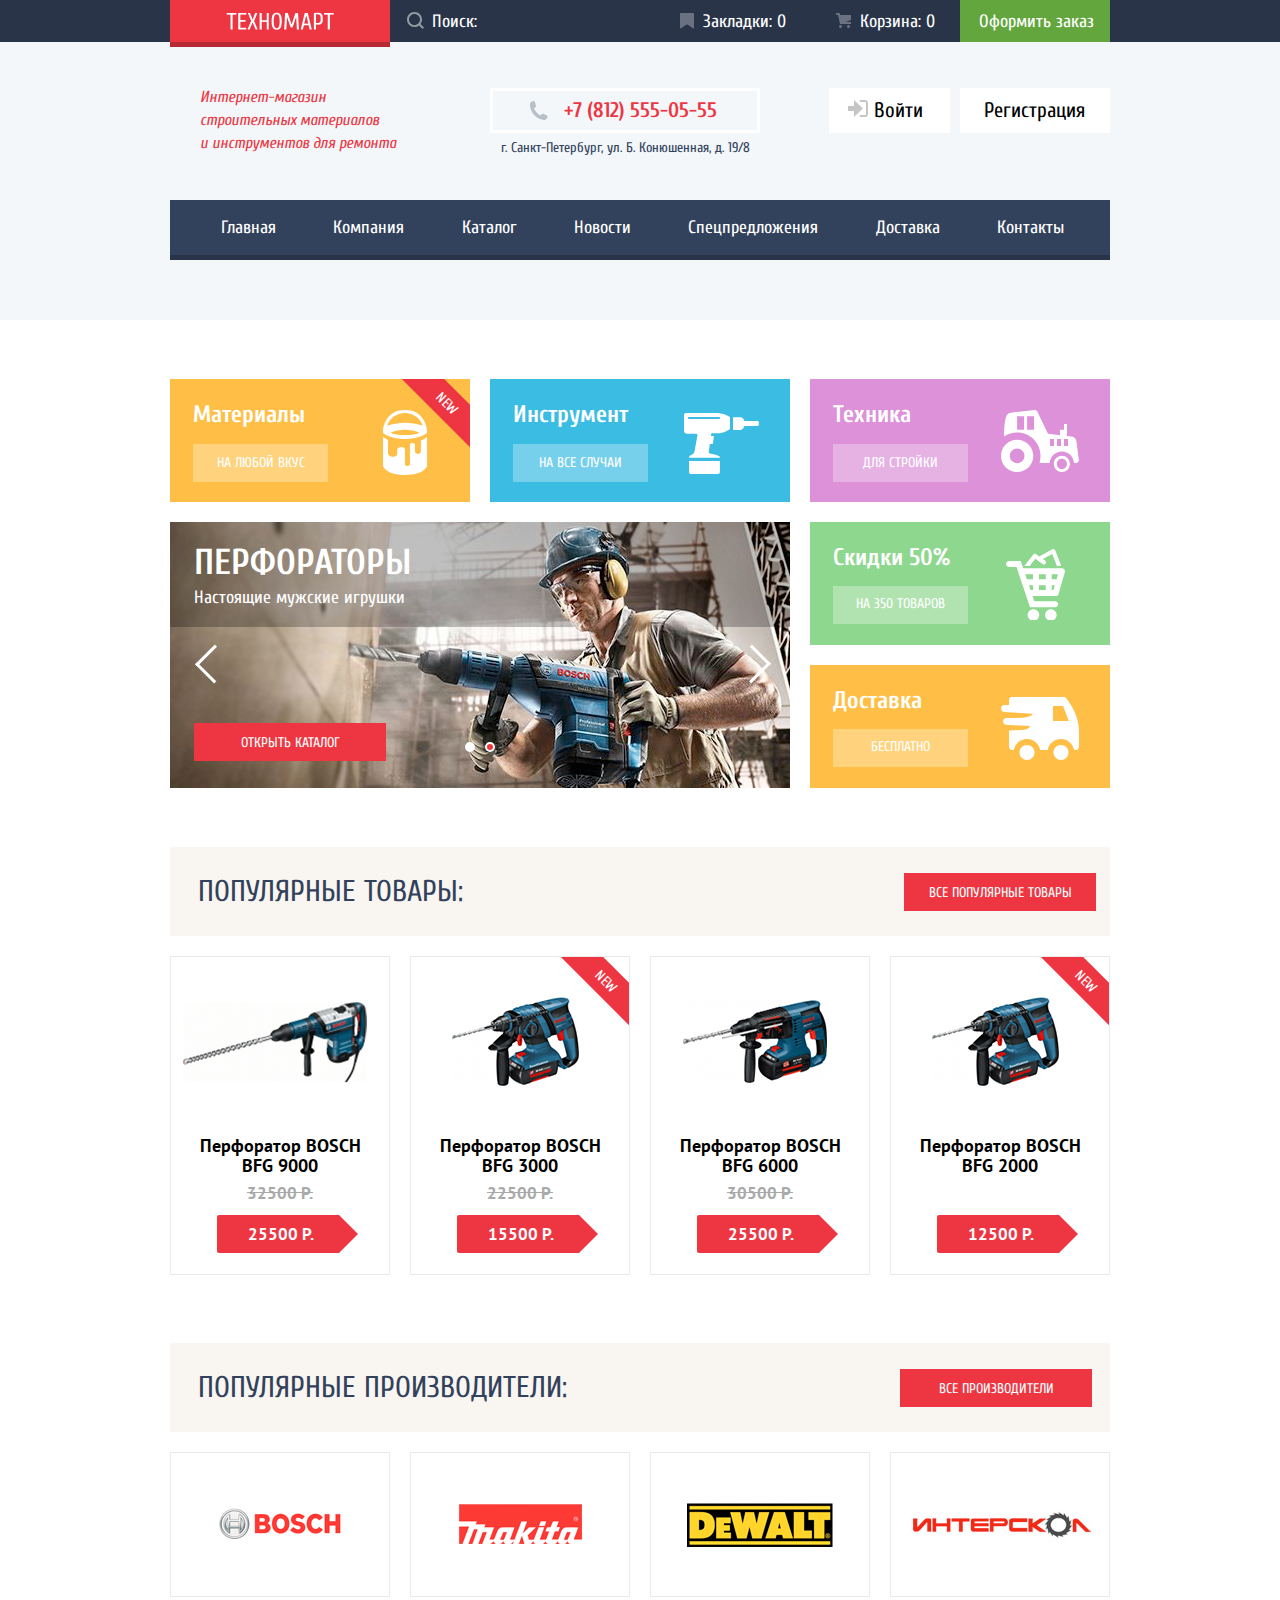
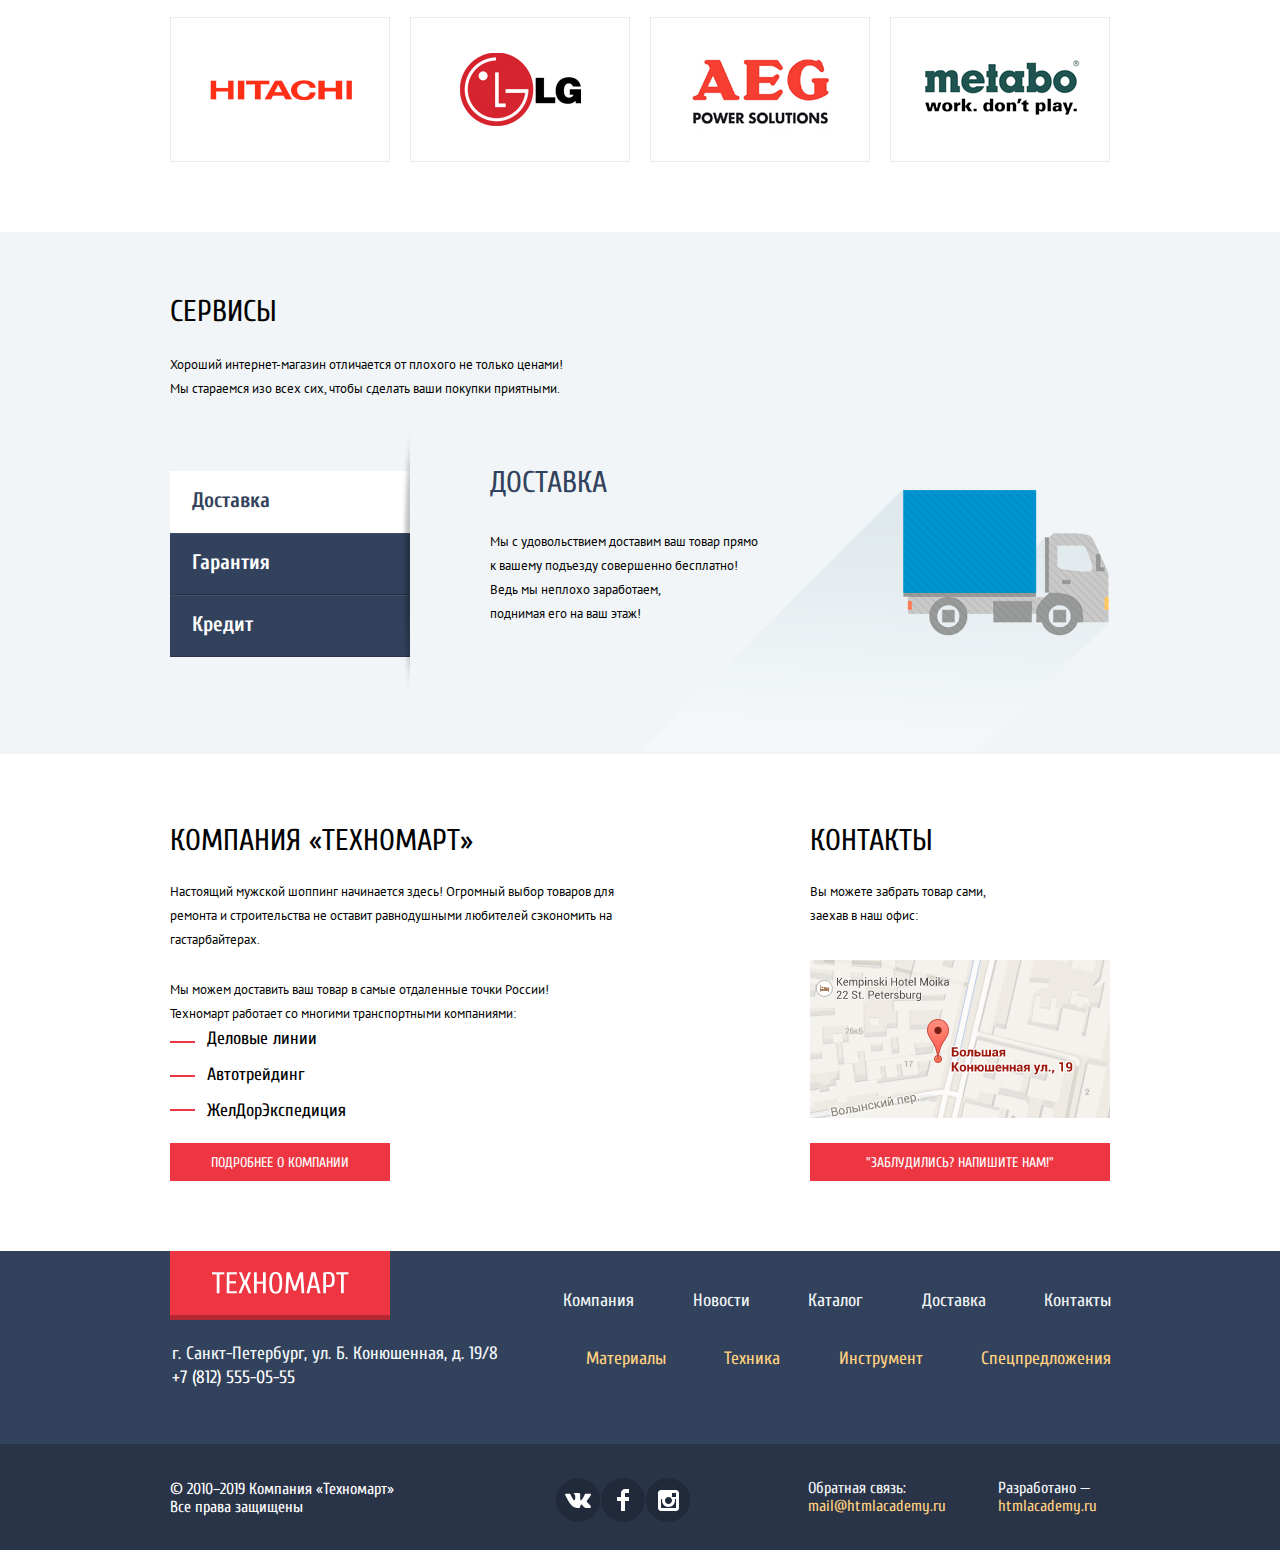
<file: index.html>
<!DOCTYPE html>
<html lang="ru">

<head>
	<meta charset="utf-8">
	<title>Техномарт</title>
	<link href="https://fonts.googleapis.com/css2?family=Cuprum:ital,wght@0,400;0,700;1,400&family=PT+Sans:wght@400;700&display=swap" rel="stylesheet">
	<link rel="stylesheet" type="text/css" href="css/normalize.min.css">
	<link rel="stylesheet" type="text/css" href="css/style.min.css">
</head>

<body>
<header class="header">
	<div class="header-top-wrapper">
		<div class="container">
			<div class="header-top">
				<a class="logo"><img class="image-logo" src="img/logo.png" width="108" height="18" alt="Техномарт"></a>
				<form class="search-form" action="https://echo.htmlacademy.ru/" method="get">
					<input class="search-input" name="search" type="search" id="search" placeholder="Поиск:">
					<label for="search" class="search-label">
						<span class="visually-hidden">Найти:</span>
						<svg width="17" height="17" viewBox="0 0 17 17" fill="none" xmlns="http://www.w3.org/2000/svg">
							<path fill-rule="evenodd" clip-rule="evenodd" d="M13.458 12.044L17 15.586L15.586 17L12.044 13.458C10.782 14.421 9.21 15 7.5 15C3.35786 15 0 11.6421 0 7.5C0 3.35786 3.35786 0 7.5 0C11.6421 0 15 3.35786 15 7.5C15.0001 9.14309 14.4581 10.7403 13.458 12.044ZM7.5 2C4.467 2 2 4.467 2 7.5C2.00331 10.5362 4.4638 12.9967 7.5 13C10.532 13 13 10.532 13 7.5C13 4.467 10.532 2 7.5 2Z" fill="rgba(255,255,255,0.5)"/>
						</svg> 
					</label>
				</form>
				<a href="#" class="favorite">Закладки: 0</a>
				<a href="#" class="cart empty">Корзина: 0</a>
				<a href="#" class="do-order">Оформить заказ</a>
			</div>
		</div>
	</div>
	<div class="container">
		<div class="header-bottom">
			<p>Интернет-магазин строительных материалов<br>и инструментов для ремонта</p>
			<ul class="header-contacts">
				<li><a href="tel:+78125550555">+7 (812) 555-05-55</a></li>
				<li><address>г. Санкт-Петербург, ул. Б. Конюшенная, д. 19/8</address></li>
			</ul>
			<div class="auth">
				<a href="#" class="login">
					<svg width="21" height="17" viewBox="0 0 21 17" fill="none" xmlns="http://www.w3.org/2000/svg">
						<path d="M14.875 8.5L6 0V6H0V11H6V17L14.875 8.5Z" fill="#C5C5C5"/>
						<path d="M16.986 15.01H11.959V17H16.986C19.164 17 19.99 15.19 20.015 13.974V3.028C19.99 1.811 19.164 0 16.986 0H11.959V1.99H16.986C17.825 1.99 17.978 2.671 17.996 3.047V13.951C17.979 14.327 17.825 15.01 16.986 15.01Z" fill="#C5C5C5"/>
					</svg>
					<span>Войти</span>
				</a>
				<a href="#" class="register">Регистрация</a>
			</div>
		</div> 
		
		<nav class="menu">
			<ul>
				<li><a href="#">Главная</a></li>
				<li><a href="#">Компания</a></li>
				<li><a href="catalog.html">Каталог</a></li>
				<li><a href="#">Новости</a></li>
				<li><a href="#">Спецпредложения</a></li>
				<li><a href="#">Доставка</a></li>
				<li><a href="#">Контакты</a></li>
			</ul>
		</nav>
	</div>
</header>

<main class="main">
	<h1 class="visually-hidden">Интернет-магазин Техномарт</h1>

	<div class="container">
		<section class="special">
			<ul class="special-list-top">
				<li class="material new">
					<p>Материалы</p>
					<a href="#" class="link-special">На любой вкус</a>
				</li>
				<li class="instrument">
					<p>Инструмент</p>
					<a href="#" class="link-special">На все случаи</a>
				</li>
				<li class="vehicle">
					<p>Техника</p>
					<a href="#" class="link-special">Для стройки</a>
				</li>
			</ul>
			<div class="slider">
				<ul class="slider-items">
					<li class="slider-drill">
						<h2>Дрели</h2>
						<p>Соседям на радость!</p>
						<a href="catalog.html" class="link">Открыть каталог</a>
					</li>
					<li class="slider-hammer-drill active">
						<h2>Перфораторы</h2>
						<p>Настоящие мужские игрушки</p>
						<a href="catalog.html" class="link">Открыть каталог</a>
					</li>
				</ul>
				<div class="slider-controls">
					<div class="slider-buttons">
						<button value="0" type="button" aria-label="Первый слайд"></button>
						<button value="1" type="button" aria-label="Второй слайд" class="active"></button>
					</div>
					<div class="slider-arrows">
						<button class="slider-prev" type="button" aria-label="Предыдущий слайд"></button>
						<button class="slider-next" type="button" aria-label="Следующий слайд"></button>
					</div>
				</div>
			</div>

			<ul class="special-list-bottom">

				<li class="sale">
					<p>Скидки 50%</p>
					<a href="#" class="link-special">На 350 товаров</a>
				</li>
				<li class="deliver">
					<p>Доставка</p>
					<a href="#" class="link-special">Бесплатно</a>
				</li>
			</ul>

		</section>
	</div>
	
	<section class="popular">
		<div class="container">
			<div class="popular-header">
				<h2>Популярные товары:</h2>
				<a href="#" class="link">Все популярные товары</a>
			</div>
			<ul class="popular-list">
				<li>
					<article class="item">
						<div class="item-image">
							<img src="img/snippet-9000.jpg" width="184" height="164" alt="Перфоратор BOSCH BFG 9000">
						</div>
						<h3>Перфоратор BOSCH BFG 9000</h3>
						<span class="prev-price">32500 р.</span><a href="#" class="price">25500 р.</a>
						<div class="item-buttons">
							<a href="" class="buy">Купить</a>
							<a href="" class="add-favorite">В закладки</a>
						</div>

					</article>
				</li>
				<li>
					<article class="item new">
						<div class="item-image">
							<img src="img/snippet-3000.jpg" width="127" height="112" alt="Перфоратор BOSCH BFG 3000">
						</div>
						<h3>Перфоратор BOSCH BFG 3000</h3>
						<span class="prev-price">22500 р.</span><a href="#" class="price">15500 р.</a>
						<div class="item-buttons">
							<a href="" class="buy">Купить</a>
							<a href="" class="add-favorite">В закладки</a>
						</div>
					</article>
				</li>
				<li>
					<article class="item">
						<div class="item-image">
							<img src="img/snippet-6000.jpg" width="144" height="128" alt="Перфоратор BOSCH BFG 6000">
						</div>
						<h3>Перфоратор BOSCH BFG 6000</h3>
						<span class="prev-price">30500 р.</span><a href="#" class="price">25500 р.</a>
						<div class="item-buttons">
							<a href="" class="buy">Купить</a>
							<a href="" class="add-favorite">В закладки</a>
						</div>
					</article>
				</li>
				<li>
					<article class="item new">
						<div class="item-image">
							<img src="img/snippet-3000.jpg" width="127" height="112" alt="Перфоратор BOSCH BFG 2000">
						</div>
						<h3>Перфоратор BOSCH BFG 2000</h3>
						<span class="prev-price"></span><a href="#" class="price">12500 р.</a>
						<div class="item-buttons">
							<a href="" class="buy">Купить</a>
							<a href="" class="add-favorite">В закладки</a>
						</div>
					</article>
				</li>
			</ul>
		</div>
	</section>

	<section class="vendors">
		<div class="container">
			<div class="vendors-header">	
				<h2>Популярные Производители:</h2>
				<a href="#" class="link">все производители</a>
			</div>
			<ul class="vendor-list">
				<li><a class="vendor" href="#"><img src="img/vendor-bosch.png" width="126" height="37" alt="Bosch"></a></li>
				<li><a class="vendor" href="#"><img src="img/vendor-makita.png" width="123" height="42" alt="Makita"></a></li>
				<li><a class="vendor" href="#"><img src="img/vendor-dewalt.png" width="146" height="44" alt="Dewalt"></a></li>
				<li><a class="vendor" href="#"><img src="img/vendor-interskol.png" width="200" height="47" alt="Интерскол"></a></li>
				<li><a class="vendor" href="#"><img src="img/vendor-hitachi.png" width="164" height="25" alt="Hitachi"></a></li>
				<li><a class="vendor" href="#"><img src="img/vendor-lg.png" width="121" height="73" alt="LG"></a></li>
				<li><a class="vendor" href="#"><img src="img/vendor-aeg.png" width="151" height="96" alt="AEG"></a></li>
				<li><a class="vendor" href="#"><img src="img/vendor-metabo.png" width="201" height="63" alt="Metabo"></a></li>
			</ul>
		</div>
	</section>

	<section class="services">
		<div class="container">
			<div class="services-header">
				<h2>Сервисы</h2>
				<p>Хороший интернет-магазин отличается от плохого не только ценами!
				Мы стараемся изо всех сих, чтобы сделать ваши покупки приятными.</p>
			</div>

			<div class="services-list">
				<ul class="services-control">
					<li><button type="button" value="delivery" class="control active">Доставка</button></li>
					<li><button type="button" value="garanty" class="control ">Гарантия</button></li>
					<li><button type="button" value="credit" class="control ">Кредит</button></li>
				</ul>
				<ul class="services-items">
					<li class="delivery active">
						<h3>Доставка</h3>
						<p> Мы с удовольствием доставим ваш товар прямо<br>
							к вашему подъезду совершенно бесплатно!<br>
							Ведь мы неплохо заработаем,<br>
							поднимая его на ваш этаж!</p>
					</li>
					<li class="garanty">
						<h3>Гарантия</h3>
						<p> Если купленный у нас товар поломается или заискрит,<br>
							а также в случае пожара, спровоцированного его<br>
							возгоранием, вы всегда можете быть уверены в нашей<br>
							гарантии. Мы обменяем сгоревший товар на новый.<br>
							Дом уж восстановите как-нибудь сами.</p>
					</li>
					<li class="credit">
						<h3>Кредит</h3>
						<p> Залезть в долговую яму стало проще!<br>
							Кредитные консультанты придут вам на помощь.</p>
					</li>
				</ul>
			</div>
		</div>
	</section>

	<div class="container">
		<div class="columns">
			<section class="about">
				<h2>КОМПАНИЯ «Техномарт»</h2>
				<p>Настоящий мужской шоппинг начинается здесь! Огромный выбор товаров для<br>
				ремонта и строительства не оставит равнодушными любителей сэкономить на<br>гастарбайтерах.</p>
				<p class="about-delivery">Мы можем доставить ваш товар в самые отдаленные точки России!<br>
				Техномарт работает со многими транспортными компаниями:</p>
				<ul>
					<li>Деловые линии</li>
					<li>Автотрейдинг</li>
					<li>ЖелДорЭкспедиция</li>
				</ul>
				<a href="#" class="link">Подробнее о компании</a>
			</section>

			<section class="contacts">
				<h2>Контакты</h2>
				<p>Вы можете забрать товар сами,<br>
				заехав в наш офис:</p>

				<!-- Карта -->
				<a href="#" class="map"><img src="img/map.jpg" width="300" height="158" alt="Месторасположение Техномарта на карте по адресу: город Санкт-Петербург, улица Большая Конюшенная, дом 19/8"></a>
				<a href="#" class="link-wide writeus-link">"Заблудились? Напишите нам!"</a>
			</section>
		</div>
	</div>
</main>

<footer class="footer">
	<div class="container">		
		<nav class="footer-upper">
			<a class="logo"><img class="image-footer-logo" src="img/logo-footer.png" width="138" height="23" alt="Техномарт"></a>
			<ul class="footer-upper-menu">
				<li><a href="#">Компания</a></li>
				<li><a href="#">Новости</a></li>
				<li><a href="catalog.html">Каталог</a></li>
				<li><a href="#">Доставка</a></li>
				<li><a href="#">Контакты</a></li>
			</ul>
		</nav>
		<nav class="footer-lower">
			<ul class="footer-contacts">
				<li><address>г. Санкт-Петербург, ул. Б. Конюшенная, д. 19/8</address></li>
				<li><a href="tel:+78125550555" class="telephone">+7 (812) 555-05-55</a></li>
			</ul>
			<ul class="footer-lower-menu">
				<li><a href="#">Материалы</a></li>
				<li><a href="#">Техника</a></li>
				<li><a href="#">Инструмент</a></li>
				<li><a href="#">Спецпредложения</a></li>
			</ul>
		</nav>
	</div>
	<div class="footer-bottom">
		<div class="container">
			<p class="copyright">© 2010–2019 Компания «Техномарт»<br>Все права защищены</p>
			
			<ul class="socials">
				<li><a href="#" class="vk"><span class="visually-hidden">Вконтакте</span></a></li>
				<li><a href="#" class="fb"><span class="visually-hidden">Facebook</span></a></li>
				<li><a href="#" class="instagram"><span class="visually-hidden">Instagram</span></a></li>
			</ul>
			<p class="feedback"><span>Обратная связь:</span><a href="mailto:mail@htmlacademy.ru">mail@htmlacademy.ru</a></p>
			<p class="developed"><span>Разработано —</span><a href="https://htmlacademy.ru/intensive/htmlcss">htmlacademy.ru</a></p>
		</div>
	</div>
</footer>

<div class="writeus">
	<form action="https://echo.htmlacademy.ru/" method="get">
		<p class="name">
			<label for="writeus-name">Ваше имя:</label>
			<input name="writeus-name" id="writeus-name" type="text" placeholder="Имя фамилия" required>
		</p>
		<p class="email">
			<label for="writeus-email">Ваш e-mail:</label>
			<input name="writeus-email" id="writeus-email" type="email" placeholder="email@example.ru" required>
		</p>
		<p class="letter">
			<label for="writeus-letter">Текст письма:</label>
			<textarea id="writeus-letter" name="writeus-letter" rows="4" placeholder="В свободной форме" required></textarea>
		</p>
		<div class="wrapper">
			<button type="submit" class="link-wide writeus-submit">Отправить</button>
		</div>
		<button type="button" class="writeus-close" aria-label="Закрыть"></button>
	</form>
</div>

<div class="popup-map">
	
	<iframe src="https://www.google.com/maps/embed?pb=!1m18!1m12!1m3!1d1998.5989424124007!2d30.32089461617356!3d59.93879686904788!2m3!1f0!2f0!3f0!3m2!1i1024!2i768!4f13.1!3m3!1m2!1s0x4696310fca5ba729%3A0xea9c53d4493c879f!2z0JHQvtC70YzRiNCw0Y8g0JrQvtC90Y7RiNC10L3QvdCw0Y8g0YPQuy4sIDE5LCDQodCw0L3QutGCLdCf0LXRgtC10YDQsdGD0YDQsywgMTkxMTg2!5e0!3m2!1sru!2sru!4v1591776300450!5m2!1sru!2sru" width="943" height="442" allowfullscreen title="Офис компании находится по адресу Санкт-Петербург, Большая Конюшенная ул., 19"></iframe>
	<button type="button" class="map-close" aria-label="Закрыть"></button>
</div>

<div class="add-to-cart">
	<svg width="66" height="66" viewBox="0 0 66 66" fill="none" xmlns="http://www.w3.org/2000/svg" class="successful-image">
		<path d="M33 66C51.2254 66 66 51.2254 66 33C66 14.7746 51.2254 0 33 0C14.7746 0 0 14.7746 0 33C0 51.2254 14.7746 66 33 66Z" fill="#63A63E"/>
		<path d="M49.641 21.066C49.2498 20.6773 48.6181 20.6773 48.227 21.066L29.788 39.504C29.3968 39.8928 28.7651 39.8928 28.374 39.504L20.234 31.365C19.8428 30.9763 19.2111 30.9763 18.82 31.365L15.285 34.9C14.8962 35.2912 14.8962 35.9228 15.285 36.314L28.374 49.404C28.7651 49.7928 29.3968 49.7928 29.788 49.404L33.324 45.868L34.738 44.454L53.176 26.016C53.5647 25.6248 53.5647 24.9932 53.176 24.602L49.641 21.066Z" fill="white"/>
	</svg> 
	<p class="successful-text">Товар добавлен в корзину!</p>
	<div class="wrapper">
		<a href="#" class="link do-order">Оформить заказ</a>
		<button class="continue-shopping">Продолжить покупки</button>
	</div>
	<button type="button" class="add-to-cart-close" aria-label="Закрыть"></button>
</div>
<script src="js/script.min.js"></script>
</body>
</html>
</file>
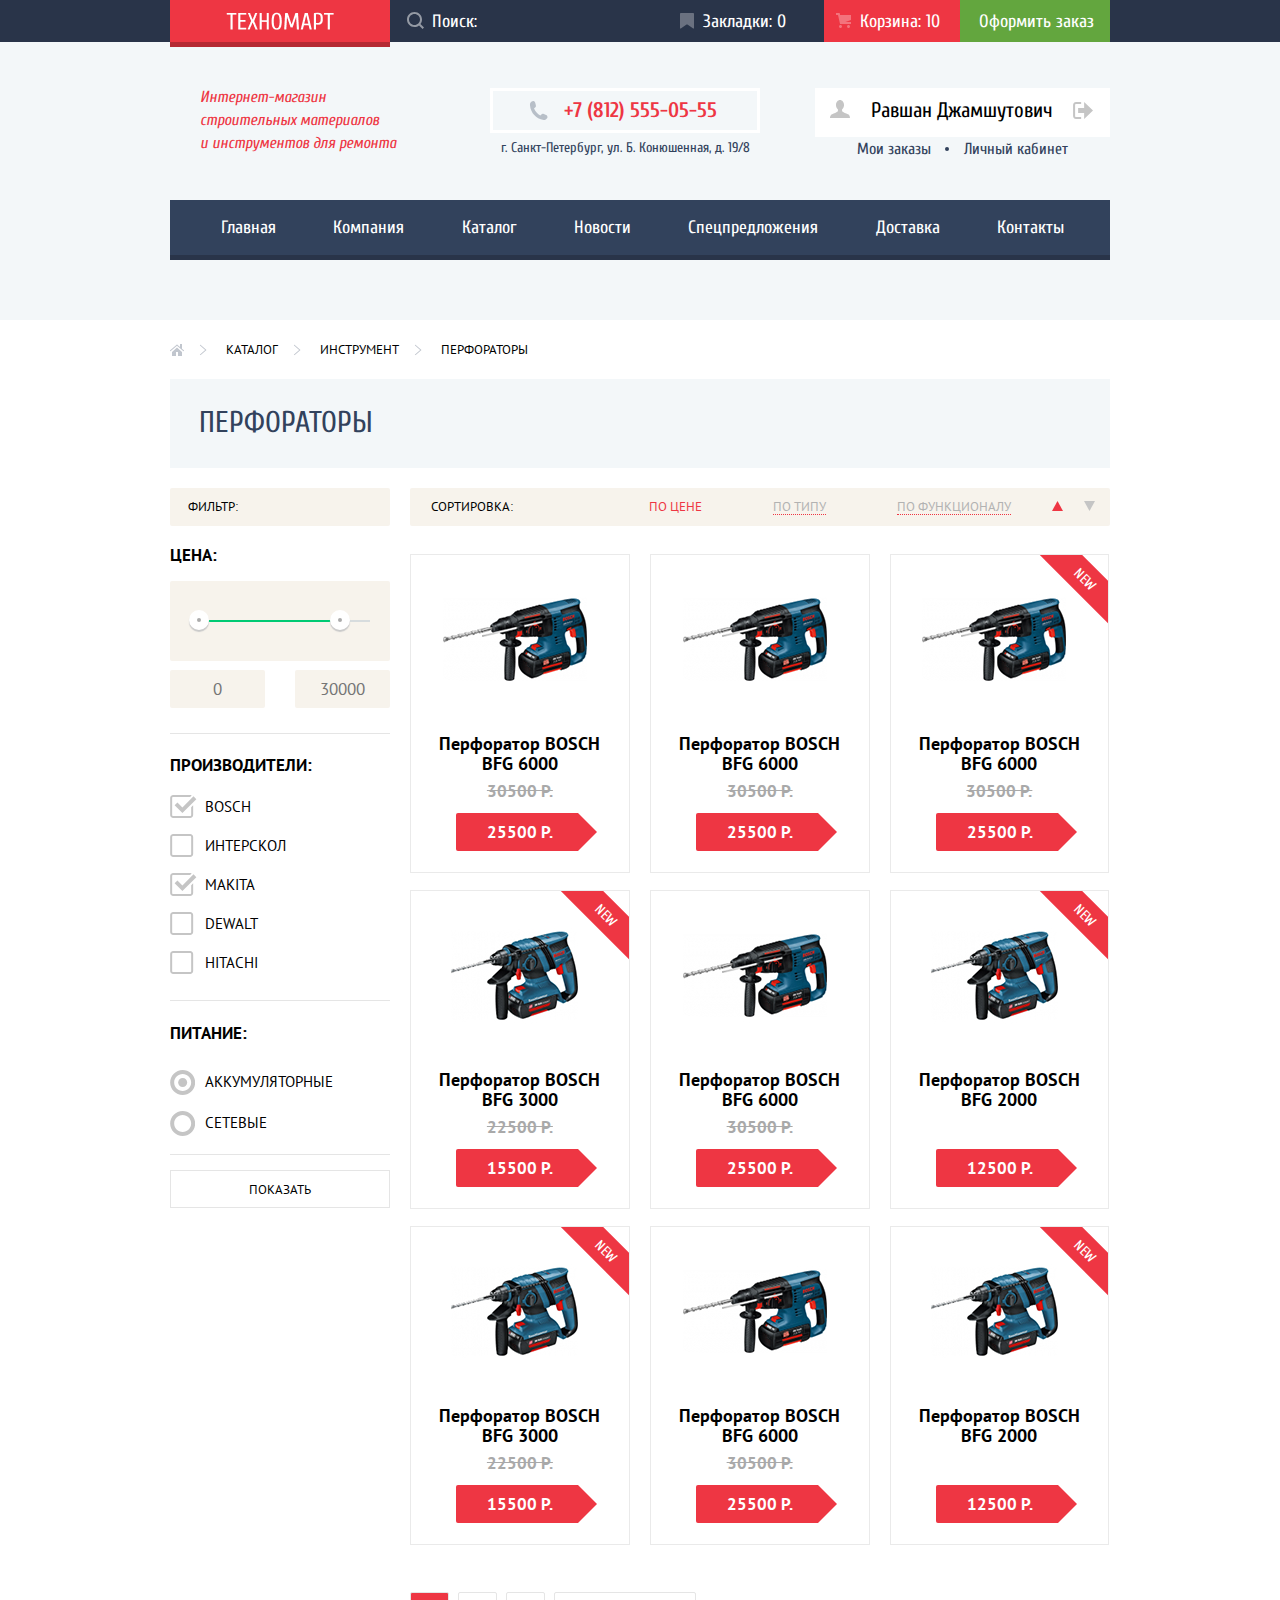
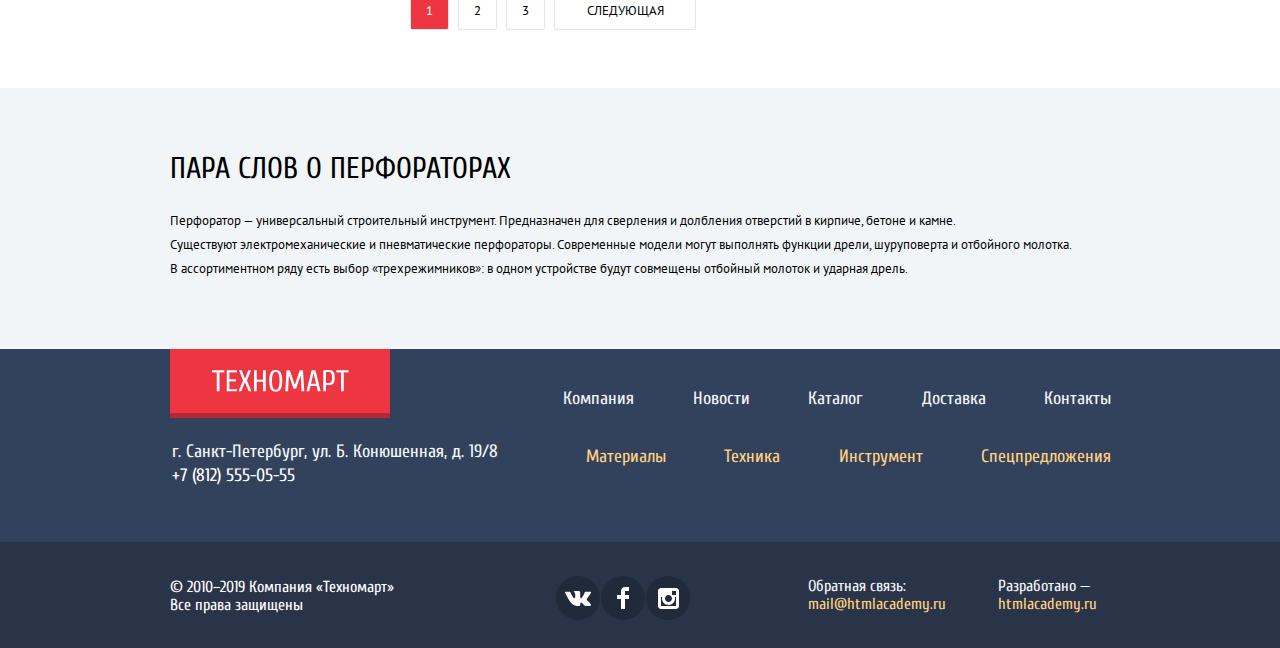
<file: catalog.html>
<!DOCTYPE html>
<html lang="ru">

<head>
	<meta charset="utf-8">
	<title>Техномарт</title>
	<link href="https://fonts.googleapis.com/css2?family=Cuprum:ital,wght@0,400;0,700;1,400&family=PT+Sans:wght@400;700&display=swap" rel="stylesheet">
	<link rel="stylesheet" type="text/css" href="css/normalize.min.css">
	<link rel="stylesheet" type="text/css" href="css/style.min.css">
</head>

<body>
<header class="header">
	<div class="header-top-wrapper">
		<div class="container">
			<div class="header-top">
				<a href="index.html" class="logo"><img class="image-logo" src="img/logo.png" width="108" height="18" alt="Техномарт"></a>
				<form class="search-form" action="https://echo.htmlacademy.ru/" method="get">
					<input class="search-input" name="search" type="search" id="search" placeholder="Поиск:">
					<label for="search" class="search-label">
						<span class="visually-hidden">Найти:</span>
						<svg width="17" height="17" viewBox="0 0 17 17" fill="none" xmlns="http://www.w3.org/2000/svg">
							<path fill-rule="evenodd" clip-rule="evenodd" d="M13.458 12.044L17 15.586L15.586 17L12.044 13.458C10.782 14.421 9.21 15 7.5 15C3.35786 15 0 11.6421 0 7.5C0 3.35786 3.35786 0 7.5 0C11.6421 0 15 3.35786 15 7.5C15.0001 9.14309 14.4581 10.7403 13.458 12.044ZM7.5 2C4.467 2 2 4.467 2 7.5C2.00331 10.5362 4.4638 12.9967 7.5 13C10.532 13 13 10.532 13 7.5C13 4.467 10.532 2 7.5 2Z" fill="rgba(255,255,255,0.5)"/>
						</svg> 
					</label>
				</form>
				<a href="" class="favorite">Закладки: 0</a>
				<a href="" class="cart filled">Корзина: 10</a>
				<a href="" class="do-order">Оформить заказ</a>
			</div>
		</div>
	</div>
	<div class="container">
		<div class="header-bottom">
			<p>Интернет-магазин
			строительных материалов<br>
			и инструментов для ремонта</p>
			<ul class="header-contacts">
				<li><a href="tel:+78125550555">+7 (812) 555-05-55</a></li>
				<li><address>г. Санкт-Петербург, ул. Б. Конюшенная, д. 19/8</address></li>
			</ul>
			<div class="user">
				<div class="user-wrapper-upper">
					<a href="profile.html" class="username">
						<svg width="20" height="18" viewBox="0 0 20 18" fill="none" xmlns="http://www.w3.org/2000/svg">
							<path d="M17.881 14.166C15.737 13.431 13.625 12.5 12.674 11.776C12.017 11.275 11.904 10.158 12.157 9.361C13.275 8.458 14.021 6.884 14.021 5.083C14.021 2.276 12.221 0 10 0C7.77902 0 5.97901 2.276 5.97901 5.083C5.97901 6.884 6.72501 8.457 7.84201 9.36C8.09501 10.158 7.98302 11.275 7.32502 11.776C6.37502 12.5 4.26201 13.43 2.11801 14.166C-0.0259852 14.902 1.48343e-05 18 1.48343e-05 18H20C20 18 20.025 14.901 17.881 14.166Z" fill="#C5C5C5"/>
						</svg> 
						<span>Равшан Джамшутович</span>
					</a>
					<a href="exit.html" class="logout">
						<span class="visually-hidden">Выйти</span>
						<svg width="20" height="17" viewBox="0 0 20 17" fill="white" xmlns="http://www.w3.org/2000/svg">
							<path d="M20 8.5L11.125 0V6H5.125V11H11.125V17L20 8.5Z" fill="#C5C5C5"/>
							<path d="M2.10598 13.952V3.048C2.12398 2.672 2.27698 1.991 3.11598 1.991H8.14297V0H3.11598C0.937975 0 0.111975 1.81 0.0869751 3.027V13.973C0.111975 15.189 0.937975 17 3.11598 17H8.14297V15.01H3.11598C2.27698 15.01 2.12398 14.327 2.10598 13.952Z" fill="#C5C5C5"/>
						</svg>
					</a>
				</div>
				<div class="user-wrapper-lower">
					<a href="#" class="my-orders">Мои заказы</a>
					<a href="#">Личный кабинет</a>
				</div>
			</div>
		</div>
	
		<nav class="menu">
			<ul>
				<li><a href="index.html">Главная</a></li>
				<li><a href="#">Компания</a></li>
				<li><a href="#">Каталог</a></li>
				<li><a href="#">Новости</a></li>
				<li><a href="#">Спецпредложения</a></li>
				<li><a href="#">Доставка</a></li>
				<li><a href="#">Контакты</a></li>
			</ul>
		</nav>
	</div>
</header>

<main class="main">
	<h1 hidden>Интернет-магазин Техномарт</h1>
	<div class="container">
		<ul class="breadcrumbs">
			<li><a href="index.html" class="home">
				<span class="visually-hidden">Главная</span>
				<svg width="14" height="12" viewBox="0 0 14 12" fill="none" xmlns="http://www.w3.org/2000/svg">
					<path d="M2 7.99999V12H6V7.99999H8V12H12V7.99999L7 3.51599L2 7.99999Z" fill="#C1C6CE"/>
					<path d="M13.831 6.365L12 4.751V0H9.99998V2.987L7.33198 0.635C7.31198 0.618 7.28898 0.612 7.26798 0.598C7.24294 0.579705 7.21614 0.56396 7.18798 0.551C7.15708 0.540195 7.12529 0.532163 7.09298 0.527C7.06198 0.521 7.03198 0.515 6.99998 0.515C6.96898 0.515 6.93898 0.521 6.90798 0.527C6.87551 0.531919 6.84366 0.5403 6.81298 0.552C6.78498 0.563 6.75998 0.581 6.73298 0.598C6.71198 0.612 6.68798 0.618 6.66898 0.635L0.170976 6.365C0.0162401 6.50291 -0.0375953 6.72187 0.0355474 6.9158C0.10869 7.10974 0.293707 7.23862 0.500976 7.24C0.622907 7.24035 0.740711 7.19586 0.831976 7.115L6.99998 1.677L13.169 7.115C13.3778 7.27913 13.6784 7.25178 13.8542 7.05265C14.0299 6.85352 14.0198 6.55183 13.831 6.365Z" fill="#C1C6CE"/>
				</svg> 
			</a></li>
			<li><a href="">Каталог</a></li>
			<li><a href="">Инструмент</a></li>
			<li>Перфораторы</li>
		</ul>
		<h1>Перфораторы</h1>

		<div class="columns-catalog">
			<section class="filter">
				<form action="https://echo.htmlacademy.ru/" method="get">
					<h2>Фильтр:</h2>
					<fieldset class="filter-price">
						<legend>Цена:</legend>
						
						<div class="range-input">
							<div class="scale">
								<div class="bar"></div>
							</div>
							<button type="button" class="toggle toggle-min" aria-label="Ползунок минимальной цены"></button>
							<button type="button" class="toggle toggle-max" aria-label="Ползунок максимальной цены"></button>
						</div>

						<div class="range-text">
							<label class="visually-hidden" for="price-min">Минимальная цена</label>
							<input class="price-min" type="text" name="price-min" id="price-min" placeholder="0">
							<label class="visually-hidden" for="price-max">Максимальная цена</label>
							<input class="price-max" type="text" name="price-max" id="price-max" placeholder="30000">
						</div>
					</fieldset>

					<fieldset class="filter-vendors">
						<legend>Производители:</legend>
						<ul>
							<li>
								<input class="input-vendors visually-hidden" type="checkbox" name="bosch" id="bosch" checked>
								<label for="bosch">Bosch</label>
							</li>
							<li>
								<input class="input-vendors visually-hidden" type="checkbox" name="interskol" id="interskol">
								<label for="interskol">Интерскол</label>
							</li>
							<li>
								<input class="input-vendors visually-hidden" type="checkbox" name="makita" id="makita" checked>
								<label for="makita">Makita</label>
							</li>
							<li>
								<input class="input-vendors visually-hidden" type="checkbox" name="dewalt" id="dewalt">
								<label for="dewalt">Dewalt</label>
							</li>
							<li>
								<input class="input-vendors visually-hidden" type="checkbox" name="hitachi" id="hitachi">
								<label for="hitachi">Hitachi</label>
							</li>
						</ul>
					</fieldset>

					<fieldset class="filter-power">
						<legend>Питание:</legend>
						<ul>
							<li>
								<input class="input-power visually-hidden" type="radio" name="power" id="battery" value="battery" checked>
								<label for="battery">Аккумуляторные</label>
							</li>
							<li>
								<input class="input-power visually-hidden" type="radio" name="power" id="ac" value="ac">
								<label for="ac">Сетевые</label>
							</li>
						</ul>
					</fieldset>

					<button type="submit" class="filter-button">Показать</button>
				</form>
			</section>

			<section class="content">
				<div class="sort">
					<h2>Сортировка:</h2>
					<a href="#" class="sort-type by-price active">По цене</a>
					<a href="#" class="sort-type by-type">По типу</a>
					<a href="#" class="sort-type by-function">По функционалу</a>
					<a href="#" class="sort-dir dir-up active">
						<span class="visually-hidden">По возрастанию</span>
						<svg width="11" height="10" viewBox="0 0 11 10" fill="none" xmlns="http://www.w3.org/2000/svg">
							<path d="M5.5 0L11 10L0 10" fill= "var(--basic-greylight, #c5c5c5)"/>
						</svg> 
					</a>
					<a href="#" class="sort-dir dir-down">
						<span class="visually-hidden">По убыванию</span>
						<svg width="11" height="10" viewBox="0 0 11 10" fill="none" xmlns="http://www.w3.org/2000/svg">
							<path d="M5.5 10L0 0H11" fill="var(--basic-greylight, #c5c5c5)"/>
						</svg> 
					</a>
				</div>

				<!-- 1 ряд -->
				<ul class="item-list">
					<li>
						<article class="item">
							<div class="item-image">
								<img src="img/snippet-6000.jpg" width="144" height="128" alt="Перфоратор BOSCH BFG 6000">
							</div>
							<h2>Перфоратор BOSCH BFG 6000</h2>
							<span class="prev-price">30500 р.</span><a href="#" class="price">25500 р.</a>
							<div class="item-buttons">
								<a href="" class="buy">Купить</a>
								<a href="" class="add-favorite">В закладки</a>
							</div>
						</article>
					</li>

					<li>
						<article class="item">
							<div class="item-image">
								<img src="img/snippet-6000.jpg" width="144" height="128" alt="Перфоратор BOSCH BFG 6000">
							</div>
							<h2>Перфоратор BOSCH BFG 6000</h2>
							<span class="prev-price">30500 р.</span><a href="#" class="price">25500 р.</a>
							<div class="item-buttons">
								<a href="" class="buy">Купить</a>
								<a href="" class="add-favorite">В закладки</a>
							</div>
						</article>
					</li>

					<li>
						<article class="item new">
							<div class="item-image">
								<img src="img/snippet-6000.jpg" width="144" height="128" alt="Перфоратор BOSCH BFG 6000">
							</div>
							<h2>Перфоратор BOSCH BFG 6000</h2>
							<span class="prev-price">30500 р.</span><a href="#" class="price">25500 р.</a>
							<div class="item-buttons">
								<a href="" class="buy">Купить</a>
								<a href="" class="add-favorite">В закладки</a>
							</div>
						</article>
					</li>

					<!-- 2 ряд -->

					<li>
						<article class="item new">
							<div class="item-image">
								<img src="img/snippet-3000.jpg" width="127" height="112" alt="Перфоратор BOSCH BFG 3000">
							</div>
							<h2>Перфоратор BOSCH BFG 3000</h2>
							<span class="prev-price">22500 р.</span><a href="#" class="price">15500 р.</a>
							<div class="item-buttons">
								<a href="" class="buy">Купить</a>
								<a href="" class="add-favorite">В закладки</a>
							</div>
						</article>
					</li>

					<li>
						<article class="item">
							<div class="item-image">
								<img src="img/snippet-6000.jpg" width="144" height="128" alt="Перфоратор BOSCH BFG 6000">
							</div>
							<h2>Перфоратор BOSCH BFG 6000</h2>
							<span class="prev-price">30500 р.</span><a href="#" class="price">25500 р.</a>
							<div class="item-buttons">
								<a href="" class="buy">Купить</a>
								<a href="" class="add-favorite">В закладки</a>
							</div>
						</article>
					</li>

					<li>
						<article class="item new">
							<div class="item-image">
								<img src="img/snippet-3000.jpg" width="127" height="112" alt="Перфоратор BOSCH BFG 2000">
							</div>
							<h2>Перфоратор BOSCH BFG 2000</h2>
							<span class="prev-price"></span><a href="#" class="price">12500 р.</a>
							<div class="item-buttons">
								<a href="" class="buy">Купить</a>
								<a href="" class="add-favorite">В закладки</a>
							</div>
						</article>
					</li>

					<!-- 3 ряд -->

					<li>
						<article class="item new">
							<div class="item-image">
								<img src="img/snippet-3000.jpg" width="127" height="112" alt="Перфоратор BOSCH BFG 3000">
							</div>
							<h2>Перфоратор BOSCH BFG 3000</h2>
							<span class="prev-price">22500 р.</span><a href="#" class="price">15500 р.</a>
							<div class="item-buttons">
								<a href="" class="buy">Купить</a>
								<a href="" class="add-favorite">В закладки</a>
							</div>
						</article>
					</li>

					<li>
						<article class="item">
							<div class="item-image">
								<img src="img/snippet-6000.jpg" width="144" height="128" alt="Перфоратор BOSCH BFG 6000">
							</div>
							<h2>Перфоратор BOSCH BFG 6000</h2>
							<span class="prev-price">30500 р.</span><a href="#" class="price">25500 р.</a>
							<div class="item-buttons">
								<a href="" class="buy">Купить</a>
								<a href="" class="add-favorite">В закладки</a>
							</div>
						</article>
					</li>

					<li>
						<article class="item new">
							<div class="item-image">
								<img src="img/snippet-3000.jpg" width="127" height="112" alt="Перфоратор BOSCH BFG 2000">
							</div>
							<h2>Перфоратор BOSCH BFG 2000</h2>
							<span class="prev-price"></span><a href="#" class="price">12500 р.</a>
							<div class="item-buttons">
								<a href="" class="buy">Купить</a>
								<a href="" class="add-favorite">В закладки</a>
							</div>
						</article>
					</li>
				</ul>
			</section>
		</div>

		<div class="paginator">
			<a class="prev visually-hidden">Предыдущая</a>
			<a class="active">1</a>
			<a href="#">2</a>
			<a href="#">3</a>
			<a class="next" href="#">Следующая</a>
		</div>
	</div>
	
	<section class="content-info">
		<div class="container">
			<h2>Пара слов о перфораторах</h2>
			<p>Перфоратор — универсальный строительный инструмент. Предназначен для сверления и долбления отверстий в кирпиче, бетоне и камне.<br>
			Существуют электромеханические и пневматические перфораторы. Современные модели могут выполнять функции дрели, шуруповерта и отбойного молотка.<br>
			В ассортиментном ряду есть выбор «трехрежимников»: в одном устройстве будут совмещены отбойный молоток и ударная дрель.</p>
		</div>
	</section>
</main>

<footer class="footer">
	<div class="container">		
		<nav class="footer-upper">
			<a href="index.html" class="logo"><img class="image-footer-logo" src="img/logo-footer.png" width="138" height="23" alt="Техномарт"></a>
			<ul class="footer-upper-menu">
				<li><a href="#">Компания</a></li>
				<li><a href="#">Новости</a></li>
				<li><a href="#">Каталог</a></li>
				<li><a href="#">Доставка</a></li>
				<li><a href="#">Контакты</a></li>
			</ul>
		</nav>
		<nav class="footer-lower">
			<ul class="footer-contacts">
				<li><address>г. Санкт-Петербург, ул. Б. Конюшенная, д. 19/8</address></li>
				<li><a href="tel:+78125550555" class="telephone">+7 (812) 555-05-55</a></li>
			</ul>
			<ul class="footer-lower-menu">
				<li><a href="#">Материалы</a></li>
				<li><a href="#">Техника</a></li>
				<li><a href="#">Инструмент</a></li>
				<li><a href="#">Спецпредложения</a></li>
			</ul>
		</nav>
	</div>
	<div class="footer-bottom">
		<div class="container">
			<p class="copyright">© 2010–2019 Компания «Техномарт»<br>Все права защищены</p>
			
			<ul class="socials">
				<li><a href="#" class="vk"><span class="visually-hidden">Вконтакте</span></a></li>
				<li><a href="#" class="fb"><span class="visually-hidden">Facebook</span></a></li>
				<li><a href="#" class="instagram"><span class="visually-hidden">Instagram</span></a></li>
			</ul>
			<p class="feedback"><span>Обратная связь:</span><a href="mailto:mail@htmlacademy.ru">mail@htmlacademy.ru</a></p>
			<p class="developed"><span>Разработано —</span><a href="https://htmlacademy.ru/intensive/htmlcss">htmlacademy.ru</a></p>
		</div>
	</div>
</footer>

<div class="add-to-cart">
	<svg width="66" height="66" viewBox="0 0 66 66" fill="none" xmlns="http://www.w3.org/2000/svg" class="successful-image">
		<path d="M33 66C51.2254 66 66 51.2254 66 33C66 14.7746 51.2254 0 33 0C14.7746 0 0 14.7746 0 33C0 51.2254 14.7746 66 33 66Z" fill="#63A63E"/>
		<path d="M49.641 21.066C49.2498 20.6773 48.6181 20.6773 48.227 21.066L29.788 39.504C29.3968 39.8928 28.7651 39.8928 28.374 39.504L20.234 31.365C19.8428 30.9763 19.2111 30.9763 18.82 31.365L15.285 34.9C14.8962 35.2912 14.8962 35.9228 15.285 36.314L28.374 49.404C28.7651 49.7928 29.3968 49.7928 29.788 49.404L33.324 45.868L34.738 44.454L53.176 26.016C53.5647 25.6248 53.5647 24.9932 53.176 24.602L49.641 21.066Z" fill="white"/>
	</svg> 
	<p class="successful-text">Товар добавлен в корзину!</p>
	<div class="wrapper">
		<a href="#" class="link do-order">Оформить заказ</a>
		<button class="continue-shopping">Продолжить покупки</button>
	</div>
	<button type="button" class="add-to-cart-close" aria-label="Закрыть"></button>
</div>
<script src="js/script.min.js"></script>
</body>
</html>
</file>
<file: css/style.min.css>
@-webkit-keyframes snake{0%,to{transform:translateX(0)}10%,30%,50%,70%,90%{transform:translateX(-10px)}20%,40%,60%,80%{transform:translateX(10px)}}@keyframes snake{0%,to{transform:translateX(0)}10%,30%,50%,70%,90%{transform:translateX(-10px)}20%,40%,60%,80%{transform:translateX(10px)}}@-webkit-keyframes bounce{0%{transform:translateY(-2000px)}70%{transform:translateY(30px)}90%{transform:translateY(-10px)}to{transform:translateY(0)}}@keyframes bounce{0%{transform:translateY(-2000px)}70%{transform:translateY(30px)}90%{transform:translateY(-10px)}to{transform:translateY(0)}}:root{--header-darkhover: #161D29;--menu-active-darkblue: #1D2739;--text-color-lightgrey: #B2B2B2;--text-whte-opacity: rgba(255, 255, 255, 0.5);--shadow-color-lightgrey: rgba(0, 0, 0, 0.15);--text-color-grey: #A9A9A9;--basic-grey-extralight: #F3F7F9;--basic-darkblue: #293449;--basic-red: #EE3643;--basic-green: #63A63E;--basic-grey: #3D546F;--basic-black: #000000;--basic-greylight: #C5C5C5;--basic-background: #F1F5F7;--white: #FFFFFF;--special-yellow: #FFBF47;--special-blue: #3BBCE3;--special-bluelight: #75D0EB;--special-lilac: #DC91D8;--special-lilaclight: #E6B2E4;--special-green: #8ED78F;--special-greenlight: #B0E3B0;--link-red-hover: #CA2C37;--paginator-hover-border: #E5E5E5;--special-hover-bg: rgba(197,197,197,0.3);--special-active-bg: rgba(169,169,169,0.3);--buy-button-active: #518534;--special-yellowlight: #FFD180;--success: #5FBB2D;--warning: #FFBF47;--error: #BA2732;--special-grey: #EAEAEA;--text-darkblue: #32425C;--background-greylight: #F7F3EC;--background-purplelight: #F9F5F0;--form-wrapper-bg: #F4F4F4;--popup-grey: #f1f1f1}.visually-hidden{position:absolute;width:1px;height:1px;margin:-1px;border:0;padding:0;clip:rect(0 0 0 0);overflow:hidden}body{color:var(--white, #ffffff);font-family:"Cuprum","Arial",sans-serif;font-size:18px;line-height:24px;margin:0;min-width:940px}img{max-width:100%;height:auto}a{text-decoration:none}.footer-bottom a:hover{text-decoration:underline}.footer-bottom a:active{text-decoration:none;color:var(--basic-red, #EE3643)}.footer ul,.header ul,.main ul{list-style:none;margin:0;padding:0}.slider-buttons{margin:0 216px;position:absolute;bottom:36px;left:0;right:0;display:flex;justify-content:center}.slider-buttons button{padding:0;width:10px;height:10px;background-color:var(--white, #ffffff);border:2px solid #fff;border-radius:50%;cursor:pointer;margin-right:5px;margin-left:5px}.slider-next,.slider-prev{background-color:transparent;border:0;position:absolute;width:27px;height:28px;transform:rotate(45deg);top:128px;cursor:pointer}.slider-prev{border-bottom:3px solid var(--white, #ffffff);border-left:3px solid var(--white, #ffffff);left:31px}.slider-next{border-top:3px solid var(--white, #ffffff);border-right:3px solid var(--white, #ffffff);right:25px}.slider-buttons button.active,.socials a:active::before,.socials a:hover::before{background-color:var(--basic-red, #EE3643)}.footer-lower a:hover,.footer-upper a:hover{text-decoration:underline}.footer-lower a:active,.footer-upper a:active{opacity:.5;text-decoration:none}.header{background-color:var(--basic-grey-extralight, #F3F7F9)}.content-info{background-color:var(--basic-background, #F1F5F7)}.content-info h2{font-size:30px;line-height:30px;text-transform:uppercase;font-weight:400;margin:0;padding:66px 0 25px}.content-info p,.paginator a,.sort a{font-size:13px;font-family:"PT Sans","Arial",sans-serif}.content-info p{line-height:24px;margin:0;padding-bottom:68px}.paginator a,.sort a{text-transform:uppercase}.content-info h2,.content-info p,.paginator a{color:var(--basic-black, black)}.paginator a{border:1px solid var(--paginator-hover-border, #E5E5E5);border-radius:2px;line-height:18px;padding:9px 15px;margin-right:9px;margin-bottom:9px}.paginator .next,.paginator .prev{padding-left:32px;padding-right:31px}.paginator a:hover{border:1px solid var(--basic-greylight, #c5c5c5)}.paginator a:active{border:1px solid var(--basic-red, #EE3643)}.paginator a.active{background-color:var(--basic-red, #EE3643);color:var(--white, #ffffff)}.content{width:700px;overflow:hidden}.paginator{margin-left:240px;margin-top:30px;margin-bottom:49px;display:flex;box-sizing:border-box;flex-wrap:wrap}.sort .sort-type{border-bottom:1px var(--basic-red, #EE3643) dotted}.sort .sort-type:hover{border-bottom:1px var(--basic-red, #EE3643) solid;color:var(--basic-black, black)}.sort .active{color:var(--basic-red, #EE3643);border-bottom:1px transparent dotted}.sort .sort-dir:hover{border-bottom:none;color:var(--basic-black, black)}.sort a{color:var(--text-color-lightgrey, #B2B2B2);line-height:14px;font-weight:400;text-align:center}.filter-price input,.range-input{background-color:var(--background-greylight, #F7F3EC);border-radius:2px}.range-input{position:relative;height:80px;width:220px;margin:0 0 9px;padding-top:39px;box-sizing:border-box}.range-input .toggle{margin:0;padding:0;top:29px;position:absolute;width:20px;height:20px;background-color:#ababab;box-sizing:border-box;border:8px solid #fff;border-radius:50%;left:0;box-shadow:0 2px 1px #cacaca;cursor:pointer}.range-input .toggle-min{left:19px}.range-input .toggle-max{left:160px}.range-input .scale{width:170px;height:2px;margin:0 30px;background-color:#d7dcde}.range-input .bar{width:80%;height:2px;background-color:#00ca74}.filter form{display:flex;flex-direction:column;width:220px}.filter .filter-button{font-family:"PT Sans","Arial",sans-serif;font-size:13px;line-height:18px;text-transform:uppercase;border:1px solid var(--paginator-hover-border, #E5E5E5);box-sizing:border-box;background-color:var(--white, #ffffff);padding-top:10px;padding-bottom:8px;margin-top:15px}.continue-shopping:hover,.filter .filter-button:hover{border:1px solid var(--basic-greylight, #c5c5c5)}.continue-shopping:active,.filter .filter-button:active{border:1px solid var(--basic-red, #EE3643)}.filter-power,.filter-power legend,.filter-price,.filter-price legend,.filter-vendors,.filter-vendors legend{color:var(--basic-black, black);font-family:"PT Sans","Arial",sans-serif;font-weight:700;font-size:17px;line-height:30px;text-transform:uppercase;margin:0}.filter-power,.filter-price,.filter-vendors{border:0;font-size:15px;line-height:19px;font-weight:400;border-bottom:1px solid var(--paginator-hover-border, #E5E5E5)}.filter-power{padding:0}.filter-vendors{padding:0 0 8px}.filter-price{padding:0 0 25px}.filter-price input{border:0;font-size:17px;line-height:18px;padding-top:10px;padding-bottom:10px;width:95px;text-align:center}.filter-price legend{margin-bottom:11px}.filter-vendors legend{margin-bottom:17px;padding-top:16px}.filter-vendors label{position:relative;padding-left:35px;margin-bottom:20px;display:block}.filter-vendors label::before{position:absolute;content:"";width:27px;height:23px;left:0;background-image:url(../img/input-checkbox-off.svg);background-repeat:no-repeat;top:-2px}.filter-vendors .input-vendors:disabled+label{opacity:.4;-webkit-filter:contrast(1);filter:contrast(1)}.filter-power label:hover::before,.filter-vendors label:hover::before{-webkit-filter:contrast(.77);filter:contrast(.77)}.filter-vendors .input-vendors:focus~label{outline:auto}.range-text{display:flex;justify-content:space-between}.filter-power legend{margin-bottom:24px;padding-top:17px}.filter-power label{position:relative;padding-left:35px;margin-bottom:22px;display:block}.filter-power label::before{position:absolute;content:"";width:25px;height:25px;left:0;background-image:url(../img/input-radio-off.svg);background-repeat:no-repeat;top:-2px}.filter-power input:checked+label::before{background-image:url(../img/input-radio-on.svg)}.filter-vendors input:checked+label::before{background-image:url(../img/input-checkbox-on.svg)}.filter-power .input-power:disabled+label{opacity:.4;-webkit-filter:contrast(1);filter:contrast(1)}.filter-power .input-power:focus~label{outline:auto}.price-min{position:relative}.price-max,.price-min{box-sizing:border-box}.filter h2,.sort{border-radius:2px}.sort-dir.active path{fill:var(--basic-red, #EE3643)}.sort-dir:hover path{fill:var(--basic-black, #000000)}.sort-dir:active path{fill:var(--basic-red, #EE3643)}.sort{background-color:var(--background-greylight, #F7F3EC);align-items:center;justify-content:flex-start}.sort .by-price,.sort .by-type{margin-right:3px;margin-left:auto}.sort .by-function{margin-right:20px;margin-left:auto}.sort .dir-up{margin-right:21px;margin-left:21px}.sort .dir-down{margin-right:15px}.filter h2,.main h1,.sort h2{text-transform:uppercase;font-weight:400}.filter h2,.sort h2{color:var(--basic-black, black);background-color:var(--background-greylight, #F7F3EC);font-size:13px;line-height:18px;font-family:"PT Sans","Arial",sans-serif;padding:0}.filter h2{padding-top:10px;padding-bottom:10px;padding-left:18px;margin:0 0 14px}.sort h2{margin:10px auto 10px 21px}.main h1{background-color:var(--basic-grey-extralight, #F3F7F9);color:var(--text-darkblue, #32425C);font-size:30px;line-height:30px;padding:29px 0 30px 29px;margin:0 0 20px}.breadcrumbs a,.breadcrumbs li,.writeus input,.writeus textarea{font-family:"PT Sans","Arial",sans-serif;font-size:13px;color:var(--basic-black, black)}.breadcrumbs a,.breadcrumbs li{line-height:18px;text-transform:uppercase}.breadcrumbs,.sort{display:flex}.breadcrumbs li{margin-right:42px;padding-top:21px;padding-bottom:20px}.home:hover path{fill:var(--basic-grey, #3D546F)}.home:active path{fill:var(--basic-greylight, #c5c5c5)}.breadcrumbs a{position:relative}.breadcrumbs a:after{position:absolute;content:"";width:8px;height:12px;background-image:url(../img/icon-right-small.svg);background-repeat:no-repeat;right:-23px;top:3px}.breadcrumbs .home{display:flex;padding-top:3px}.breadcrumbs a:hover{color:var(--basic-red, #EE3643)}.popup-map{display:none;position:fixed;top:0;left:-16px;right:0;bottom:0;margin:auto;width:943px;height:442px;border-top:7px solid #ff5257;box-shadow:0 4px 20px rgba(0,0,0,.15)}.popup-map iframe{border:0}.map-show{display:block}.writeus input,.writeus textarea{line-height:24px;border:2px solid var(--basic-greylight, #c5c5c5);border-radius:2px;display:block;box-sizing:border-box;margin-top:11px;padding-left:12px}.writeus textarea{padding-top:4px;resize:none;width:460px;min-height:114px}.writeus input:placeholder,.writeus textarea:placeholder{color:var(--text-color-grey, #A9A9A9)}.writeus .name{margin-right:20px}.writeus input{width:220px;min-height:38px}.writeus form{display:flex;flex-wrap:wrap;justify-content:center;position:relative;margin-top:40px}.writeus p{margin:0;padding:0}.writeus .letter{margin-top:13px;margin-bottom:37px}.add-to-cart-close,.map-close,.writeus-close{position:absolute;cursor:pointer;background-color:transparent;background-image:url(../img/icon-close.svg);background-repeat:no-repeat;border:0;width:21px;height:21px}.writeus-close{top:-26px;right:11px}.add-to-cart-close,.map-close{top:10px;right:10px}.add-to-cart,.writeus{display:none;position:fixed;top:120px;right:0;left:-16px;bottom:auto;margin:auto;color:var(--basic-black, black);background-color:var(--basic-white, white);font-size:18px;line-height:24px;width:620px;box-shadow:0 4px 20px rgba(0,0,0,.15);border-top:7px solid #ff5257;box-sizing:border-box}.writeus.writeus-show{display:block;-webkit-animation-name:bounce;animation-name:bounce;-webkit-animation-duration:.6s;animation-duration:.6s}.writeus .wrapper{background-color:var(--form-wrapper-bg, #F4F4F4);width:100%}.writeus .link-wide{width:460px;margin:37px auto;padding:11px 0 9px}.add-to-cart{left:32px}.add-show{display:block}.successful-text{font-family:"Cuprum","Arial",sans-serif;font-style:normal;font-weight:700;font-size:24px;line-height:30px;margin:0;text-align:center;padding:66px 0 67px}.successful-image{position:absolute;left:81px;top:48px}.add-to-cart .wrapper{display:flex;justify-content:center;background-color:var(--popup-grey, #f1f1f1);padding:37px 0}.continue-shopping{margin:0;border:1px solid var(--white, white);background-color:var(--white, white);color:var(--basic-black, #ffffff);cursor:pointer;padding:10px 0 8px 4px}.about li::before,.add-to-cart .do-order{background-color:var(--basic-red, #EE3643)}.add-to-cart .do-order,.continue-shopping{font-family:"Cuprum","Arial",sans-serif;text-transform:uppercase;font-size:14px;line-height:18px;box-sizing:border-box;bottom:27px;left:24px;width:192px}.add-to-cart .do-order{color:var(--white, #ffffff);text-align:center;padding-top:11px;padding-bottom:9px;margin-right:10px;padding-left:4px}.footer{font-size:18px;line-height:24px;color:var(--basic-grey-extralight, #F3F7F9)}.footer-bottom a,.footer-lower a{color:var(--special-yellowlight, #FFD180)}.footer-upper a{color:var(--basic-background, #F1F5F7)}.footer-bottom{background-color:var(--basic-darkblue, #293449)}.footer-bottom .container{display:flex;justify-content:flex-start}.copyright{color:var(--white, #ffffff);font-family:"Cuprum","Arial",sans-serif;font-size:16px;line-height:18px;margin:36px 0 34px}.footer .socials{margin-top:34px;margin-left:162px;display:flex}.fb,.instagram,.vk{position:relative;display:block;width:44px;height:44px;margin-right:1px}.fb::before,.instagram::before,.vk::before{content:"";position:absolute;border-radius:50%;background-color:#212a3a;background-repeat:no-repeat;background-position:50% 50%;width:44px;height:44px}.vk::before{background-image:url(../img/icon-vk.svg)}.fb::before{background-image:url(../img/icon-fb.svg)}.instagram::before{background-image:url(../img/icon-insta.svg)}.about li,.developed,.feedback{font-family:"Cuprum","Arial",sans-serif}.developed,.feedback{display:flex;flex-direction:column;margin-top:35px;font-size:16px;line-height:18px}.feedback{margin-left:auto}.developed{margin-right:13px;margin-left:52px}.columns-catalog{display:flex;justify-content:space-between}.columns{display:flex;margin-top:72px;margin-bottom:70px}.about,.contacts{flex-basis:640px;box-sizing:border-box}.about .about-delivery{margin-top:26px;margin-bottom:1px}.contacts{flex-basis:300px}.contacts .link-wide{margin-top:17px}.map img{margin-top:32px}.about li{position:relative;font-size:18px;line-height:24px;margin-bottom:12px}.about li::before{content:"";position:absolute;width:25px;height:2px;left:-37px;top:14px}.about li:nth-child(2)::before{top:12px}.about li:nth-child(3)::before{top:10px}.about .link{margin-top:20px;width:220px;text-align:center;padding-top:11px;padding-bottom:9px;box-sizing:border-box;display:block}.about .link:active{background-color:var(--basic-error, #BA2732)}.about p,.contacts p{margin:0}.about ul{margin:0;padding:0 0 0 37px}.about,.contacts{color:var(--basic-black, black);font-weight:400;font-size:13px;line-height:24px;font-family:"PT Sans","Arial",sans-serif}.about h2,.contacts h2{text-transform:uppercase;font-size:30px;line-height:30px;font-family:"Cuprum","Arial",sans-serif;font-weight:400;margin:0 0 24px}.services h2,.services p{color:var(--basic-black, black);margin:0}.services h2,.services-items h3{text-transform:uppercase;font-size:30px;line-height:30px;font-weight:400}.services-items h3{color:var(--text-darkblue, #32425C);margin:0 0 32px}.services p{font-family:"PT Sans","Arial",sans-serif;font-size:13px;line-height:24px;padding-top:26px}.vendors{margin-bottom:50px}.vendors li{border:1px solid var(--special-grey, #EAEAEA)}.vendors li:active,.vendors li:hover{box-shadow:0 4px 20px var(--shadow-color-lightgrey,rgba(0, 0, 0, 0.15))}.vendors li:active{opacity:.5}.control,.link{color:var(--white, #ffffff)}.control{background-color:var(--text-darkblue, #32425C);border:0;font-weight:700;font-size:21px;line-height:30px;width:240px}.menu a:hover,.services-control .control:hover{background-color:var(--basic-darkblue, #293449)}.control.active,.services-control .control.active:hover{background-color:var(--white, #ffffff)}.control.active{color:var(--text-darkblue, #32425C);border:0}.link{background-color:var(--basic-red, #EE3643);text-transform:uppercase;font-size:14px;line-height:18px;font-weight:400}.link,.link-special,.link-wide{font-family:"Cuprum","Arial",sans-serif}.link-wide{background-color:var(--basic-red, #EE3643);text-transform:uppercase;width:100%;margin:0;font-size:14px;line-height:18px;font-weight:400;color:var(--white, #ffffff);border:0;display:block;box-sizing:border-box;padding-bottom:9px;padding-top:11px;text-align:center}.link-special:hover,.link-wide:hover,.slider-items .link:hover{background-color:var(--link-red-hover, #CA2C37)}.link-special:active,.link-wide:active,.slider-items .link:active{background-color:var(--basic-error, #BA2732)}.link:hover{background-color:var(--link-red-hover, #CA2C37)}.link:active{background-color:var(--basic-error, #BA2732)}.footer{background-color:var(--text-darkblue, #32425C)}.footer-lower,.footer-upper{display:flex;position:relative;align-items:flex-start}.footer-lower{padding-top:24px;padding-bottom:54px;padding-left:2px}.footer .footer-lower-menu,.footer .footer-upper-menu{display:flex;flex-wrap:wrap;margin-left:auto;padding:0;flex-basis:560px;justify-content:space-between}.footer-upper-menu a{padding-top:5px;padding-bottom:5px;margin-right:-1px;margin-left:13px}.footer-lower-menu a,.footer-upper-menu a,.item .buy{box-sizing:border-box;display:block}.footer-lower-menu a{padding-top:5px;padding-bottom:5px;margin-right:-1px;margin-left:36px}.footer-upper-menu li{margin-top:33px}.services{background-color:var(--basic-background, #F1F5F7);min-height:522px}.container{margin:0 auto;width:940px;position:relative}.footer-lower p{margin:0;padding:0}.item .buy{background-color:var(--basic-green, #63A63E);color:var(--white, #ffffff);font-size:14px;font-weight:400;border-radius:2px;width:135px;padding-left:54px;box-shadow:inset 0 -3px 0 #367315;padding-bottom:11px;padding-top:10px}.item .buy::before{content:"";position:absolute;top:9px;left:30px;width:15px;height:15px;background-image:url(../img/icon-cart.svg);background-repeat:no-repeat;background-size:cover;opacity:.3}.item .buy:hover{background-color:var(--success, #5FBB2D);border-color:var(--success, #5FBB2D)}.item .buy:active{background-color:var(--buy-button-active, #518534);border-color:var(--buy-button-active, #518534)}.item .add-favorite,.item .buy,.item span{text-transform:uppercase;line-height:18px}.item .add-favorite{background-color:var(--white, #ffffff);color:var(--text-darkblue, #32425C);border:3px solid var(--basic-green, #63A63E);border-radius:2px;font-size:14px;font-weight:400;box-sizing:border-box;display:block;width:135px;text-align:center;padding-top:7px;padding-bottom:7px;margin-top:9px}.item .add-favorite:active,.item .add-favorite:hover{border-color:var(--text-darkblue, #32425C)}.item .add-favorite:active{opacity:.5}.item{font-family:"PT Sans","Arial",sans-serif;color:var(--basic-black, black);border:1px solid var(--special-grey, #EAEAEA);font-weight:700;font-size:18px;line-height:20px;height:100%}.item span{text-decoration:line-through;color:var(--text-color-grey, #A9A9A9);font-weight:700;font-size:17px}.item-buttons a{font-family:"Cuprum","Arial",sans-serif}.item-buttons{position:absolute;top:37px;display:none}.item:hover .item-buttons,.slider-items li.active{display:block}.item:hover img{display:none}.popular .container{overflow:hidden}.popular-header,.vendors-header{background-color:var(--background-purplelight, #F9F5F0);display:flex;align-items:center;padding-left:28px;padding-right:14px;margin-bottom:20px}.vendors-header{padding-right:18px}.content .item-list,.popular .popular-list{padding:0;display:flex;flex-wrap:wrap;justify-content:flex-start;width:calc(100% + 20px);margin:0 -10px}.content .item-list{padding:28px 0 0}.item-list li,.popular-list li{box-sizing:border-box;flex-basis:calc(25% - 20px);margin:0 10px 18px;position:relative}.item-list li{flex-basis:calc(33.3% - 20px);margin:0 10px 19px;width:220px}.popular-header h2,.vendors-header h2{margin:30px auto 29px 0}.vendors .container{overflow:hidden}.popular h2,.vendors h2{font-size:30px;line-height:30px;color:var(--text-darkblue, #32425C);text-transform:uppercase;font-weight:400}.popular-header .link,.vendors-header .link{width:192px;text-align:center;padding-top:11px;padding-bottom:9px;box-sizing:border-box}.popular{margin-top:59px;margin-bottom:52px}.main .vendor-list{padding:0;display:flex;flex-wrap:wrap;justify-content:flex-start;width:calc(100% + 20px);margin:0 -10px}.vendor-list li{box-sizing:border-box;flex-basis:220px;text-align:center;min-height:145px;flex-basis:calc(25% - 20px);margin:0 10px 20px}.vendor-list a{display:flex;height:100%;justify-content:center;align-items:center}.vendor-list img{display:block;-o-object-fit:contain;object-fit:contain}.slider-items li{background-color:var(--basic-grey, #3D546F);width:620px;min-height:266px;display:none}.slider-items .slider-hammer-drill{background-image:url(../img/slider-hammer-drill.jpg)}.slider-items .slider-drill{background-image:url(../img/slider-drill.jpg)}.slider-items h2{text-transform:uppercase;font-weight:700;font-size:36px;line-height:36px;padding-left:24px;padding-top:23px;margin:0}.slider-items p{font-size:18px;line-height:24px;padding-left:24px;padding-top:5px;margin:0}.slider-items .link{background-color:var(--basic-red, #EE3643);text-transform:uppercase;font-size:14px;line-height:18px;color:var(--white, #ffffff);display:block;bottom:27px;left:24px;position:absolute;width:192px;text-align:center;padding-top:11px;padding-bottom:9px}.slider-items{position:relative}.header-top-wrapper{background-color:var(--basic-darkblue, #293449);font-size:18px;line-height:24px}.header{padding-bottom:60px}.menu{background-color:var(--text-darkblue, #32425C);font-size:18px;line-height:24px;box-shadow:inset 0 -5px 0 var(--basic-darkblue, #293449);text-align:center}.menu a:active{background-color:var(--menu-active-darkblue, #1D2739);color:var(--text-whte-opacity, rgba(255, 255, 255, 0.5))}.header{display:block}.header-bottom,.header-top,.menu ul{display:flex;justify-content:stretch;align-items:stretch}.menu ul{flex-wrap:wrap;padding-left:22px;padding-right:17px}.menu a,.menu li,.slider-items .link{box-sizing:border-box}.menu li{flex-grow:1}.menu a{display:block;width:100%;padding-top:16px;padding-bottom:20px}.search-form{position:relative;width:271px;display:flex}.search-label{position:absolute;width:17px;height:17px;box-sizing:border-box;padding:0;margin:0;left:17px;top:calc(50% - 11px)}.search-label svg{padding-top:2px}.search-input{color:var(--white, #ffffff);background-color:transparent;border:0;font-family:"Cuprum","Arial",sans-serif;font-size:18px;line-height:24px;padding-left:42px;padding-top:10px;padding-bottom:8px;top:0;left:0;width:100%}.search-input::-webkit-input-placeholder{color:var(--white, #ffffff);font-family:"Cuprum","Arial",sans-serif;font-size:18px;line-height:24px}.search-input::-moz-placeholder{color:var(--white, #ffffff);font-family:"Cuprum","Arial",sans-serif;font-size:18px;line-height:24px}.search-input::placeholder{color:var(--white, #ffffff);font-family:"Cuprum","Arial",sans-serif;font-size:18px;line-height:24px}.search-input:hover~.search-label path{fill:var(--white, #ffffff)}.search-input:active{opacity:.5}.search-input:focus{background-color:var(--white, #ffffff);color:var(--basic-black, black);outline:0;opacity:1}.search-input:focus~.search-label path{fill:var(--basic-red, #EE3643)}.favorite{position:relative;margin-left:auto;padding-top:10px;padding-bottom:8px;width:150px;padding-left:29px;display:block;box-sizing:border-box}.favorite::before{content:"";position:absolute;top:calc(50% - 8px);left:6px;width:14px;height:16px;background-image:url(../img/icon-bookmark.svg);background-repeat:no-repeat;background-size:cover;opacity:.3}.cart:hover::before,.favorite:hover::before{opacity:1}.cart:active::before,.favorite:active::before{opacity:.3}.header-top a,.menu a{color:var(--white, #ffffff)}.header-top a[href]:active{color:var(--text-whte-opacity,rgba(255, 255, 255, 0.5));background-color:var(--basic-error, #BA2732)}.footer .logo{background-color:var(--basic-red, #EE3643);padding-top:20px;padding-bottom:14px;align-self:flex-start}.footer a[href].logo:active{background-color:var(--basic-error, #BA2732);opacity:1;text-decoration:none}.footer a.logo:active{opacity:1}.header-top .do-order{background-color:var(--basic-green, #63A63E);padding-top:10px;padding-bottom:8px;padding-left:19px;width:150px;box-sizing:border-box}.header-top a{display:flex;align-items:center;justify-content:flex-start}.header-top .logo,.services-items li.active{display:block}.logo,.logo::after{background-color:var(--basic-red, #EE3643)}.logo{width:220px;text-align:center;position:relative;padding-top:12px;box-sizing:border-box;display:block;align-self:stretch}.logo::after{position:absolute;content:"";box-shadow:inset 0 -5px 0 rgba(0,0,0,.24);width:100%;height:5px;bottom:-5px;left:0}.header-top .do-order:hover{background-color:var(--success, #5FBB2D)}.header-top .do-order[href]:active{background-color:var(--basic-green, #63A63E)}.header-top .cart.empty[href]:active,.header-top .favorite[href]:active{background-color:var(--header-darkhover, #161D29)}.header-top .cart.filled[href]:active{background-color:var(--basic-error, #BA2732)}.header-bottom{color:var(--basic-red, #EE3643);min-height:158px;padding-top:44px;box-sizing:border-box}.header-bottom p{flex-shrink:0;font-size:16px;line-height:23px;font-style:italic;width:197px;margin:0;padding-left:30px;padding-bottom:3px}.header-bottom a{font-weight:700;font-size:21px;line-height:30px;color:var(--basic-red, #EE3643)}.header-bottom .header-contacts{padding-left:93px}.auth .login,.auth .register,.header-contacts a{position:relative;box-sizing:border-box;display:block}.header-contacts a{border:3px solid #fff;width:270px;padding-left:71px;padding-top:4px;padding-bottom:5px;margin-top:2px}.header-contacts address{margin-top:3px;text-align:center}.header-contacts a::before{top:10px;left:36px;width:19px;height:19px;background-image:url(../img/icon-phone.svg);background-size:cover}.auth{margin-left:69px;display:flex;align-items:flex-start;justify-content:flex-end;padding-top:2px}.auth a{color:var(--basic-black, black);background-color:var(--white, #ffffff);font-size:21px;line-height:21px;font-weight:400}.auth .login,.auth .register{padding-top:12px;padding-bottom:12px}.auth .login{width:121px;padding-left:19px;margin-right:10px}.auth .register{width:150px;padding-left:24px}.auth .login:hover,.auth .register:hover,.user a:hover{color:var(--basic-red, #EE3643)}.auth .login:active,.auth .register:active{color:var(--basic-greylight, #c5c5c5)}.login:hover path{fill:var(--basic-grey, #3D546F)}.login:active path{fill:var(--basic-greylight, #c5c5c5)}.header-bottom address,.user a{color:var(--text-darkblue, #32425C)}.user a{font-size:16px;line-height:18px;font-weight:400}.user,.user-wrapper-upper{display:flex;justify-content:flex-start}.user{margin-left:auto;flex-direction:column}.user-wrapper-upper{padding-top:2px}.user-wrapper-lower{text-align:center;padding-bottom:7px}.user-wrapper-lower .my-orders{margin-right:28px;position:relative}.user-wrapper-lower .my-orders::before{content:"";position:absolute;width:4px;height:4px;border-radius:50%;background-color:var(--text-darkblue, #32425C);right:-18px;top:calc(50% - 2px)}.user .logout,.user .username{background-color:var(--white, #ffffff)}.user .logout{color:var(--basic-greylight, #c5c5c5);padding:14px 17px 14px 20px}.user .username{color:var(--basic-black, black);font-size:21px;line-height:21px;font-style:normal;font-weight:400;padding-top:12px;padding-bottom:12px;box-sizing:border-box;display:flex;max-width:242px;min-width:190px}.username svg{padding-left:15px;padding-right:21px;flex-shrink:0}.logout:hover path,.username:hover path{fill:var(--basic-grey, #3D546F)}.logout:active path,.username:active path{fill:var(--basic-greylight, #c5c5c5)}.user .logout:hover{color:var(--basic-grey, #3D546F)}.user .username:hover{color:var(--basic-black, black)}.user .logout:active,.user .username:active,.user a:active{color:var(--basic-greylight, #c5c5c5)}.header-bottom address{font-style:normal;font-size:14px;line-height:24px;max-width:270px}.services-control li{font-size:24px;line-height:30px;font-weight:700}.services-list{display:flex;flex-wrap:wrap}.services-list p{padding:0;margin:0 0 32px}.services-list .services-control{flex-basis:240px;position:relative;padding-top:49px;padding-bottom:45px}.cart::before,.header-contacts a::before,.services-control::after{content:"";position:absolute;background-repeat:no-repeat}.services-control::after{width:10px;height:100%;top:0;right:0;background-image:url(../img/shadow.png);background-position:right}.services-control .control{margin-bottom:1px;box-sizing:border-box;box-shadow:0 1px 0 var(--basic-darkblue, #293449),inset 0 1px 0 #405069;text-align:left;padding-left:22px;padding-top:14px;padding-bottom:17px;cursor:pointer}.services-control .control.active{box-shadow:0 1px 0 #fff;cursor:default}.services-list .services-items{margin-left:80px;padding-top:46px;position:relative;flex-grow:1}.services-items li{display:none}.services-header{width:400px;padding-top:65px;padding-bottom:21px}.link-special{text-transform:uppercase;font-weight:400;font-size:14px;line-height:18px;color:var(--white, #ffffff);background-color:rgba(255,255,255,.3)}.deliver,.material{background-color:var(--special-yellow, #FFBF47)}.instrument{background-color:var(--special-blue, #3BBCE3)}.vehicle{background-color:var(--special-lilac, #DC91D8)}.sale{background-color:var(--special-green, #8ED78F)}.link-special:hover{background-color:var(--special-hover-bg, rgba(197,197,197,0.3))}.link-special:active{background-color:var(--special-active-bg, rgba(169,169,169,0.3))}.cart{position:relative;padding-top:10px;padding-bottom:8px;padding-left:36px;width:136px;display:block;box-sizing:border-box}.cart::before{top:calc(50% - 8px);left:12px;width:15px;height:15px;background-image:url(../img/icon-cart.svg);background-size:cover;opacity:.3}.cart.filled{background-color:var(--basic-red, #EE3643)}.cart.empty{background-color:transparent}.special{display:flex;flex-wrap:wrap;flex-grow:1;justify-content:space-between;margin:0}.slider-items,.special-list-bottom,.special-list-top{padding:0;margin:0}.special{padding:59px 0 0}.special .special-list-top,.special-list-bottom{display:flex;font-family:"Cuprum","Arial",sans-serif;font-weight:700;font-size:24px;line-height:30px}.special .special-list-top{flex-grow:1;justify-content:space-between;margin-bottom:20px}.special-list-bottom{justify-content:flex-start;flex-direction:column}.special-list-bottom li:nth-child(1){margin-bottom:20px}.slider{width:620px;position:relative}.slider-items{width:100%}.special-list-bottom li,.special-list-top li{width:300px;padding-left:23px;padding-top:21px;box-sizing:border-box;position:relative;overflow:hidden}.special-list-bottom p,.special-list-top p{margin:0;padding-bottom:14px;padding-right:115px}.special-list-bottom p{padding-bottom:13px}.special .link-special{width:135px;display:block;box-sizing:border-box;text-align:center}.special-list-top .link-special{padding-top:10px;padding-bottom:10px;margin-bottom:20px}.special-list-bottom .link-special{padding-top:9px;padding-bottom:11px;margin-bottom:21px}.special .material::after{content:"";position:absolute;top:31px;left:213px;width:44px;height:65px;background-image:url(../img/special-materials.svg);background-repeat:no-repeat;background-size:cover}.special .deliver::after,.special .instrument::after,.special .sale::after,.special .vehicle::after{content:"";position:absolute;top:34px;left:194px;width:75px;height:61px;background-image:url(../img/special-instrument.svg);background-repeat:no-repeat;background-size:cover}.special .deliver::after,.special .sale::after,.special .vehicle::after{top:31px;left:191px;width:78px;height:62px;background-image:url(../img/special-machine.svg)}.special .deliver::after,.special .sale::after{top:26px;left:196px;width:59px;height:72px;background-image:url(../img/special-sale.svg)}.special .deliver::after{top:32px;left:191px;width:78px;height:63px;background-image:url(../img/special-delivery.svg)}.services-items .credit::before,.services-items .delivery::before,.services-items .garanty::before{content:"";position:absolute;top:68px;left:151px;width:468px;height:261px;background-image:url(../img/service-delivery.png);background-repeat:no-repeat;background-size:cover}.services-items .credit::before,.services-items .garanty::before{top:46px;left:239px;width:389px;height:283px;background-image:url(../img/service-guarantee.png)}.services-items .credit::before{top:49px;left:165px;width:465px;height:285px;background-image:url(../img/service-credit.png)}.item-list .item,.popular-list .item{display:flex;flex-direction:column;justify-content:flex-start;align-items:center;position:relative;overflow:hidden}.item-list .item:hover,.popular-list .item:hover{box-shadow:0 4px 20px rgba(0,0,0,.15)}.item .item-image{flex-basis:178px;min-height:179px;display:flex;justify-content:center;align-items:center;-o-object-fit:contain;object-fit:contain}.item-image img{padding-right:10px;padding-bottom:9px}.item.new::after,.special li.new:before{color:var(--white, #ffffff);font-family:"Cuprum","Arial",sans-serif;font-size:14px;line-height:17px;font-weight:400;position:absolute;width:100px;height:30px;background-color:var(--basic-red, #EE3643);content:"new";right:-27px;top:9px;transform:rotate(45deg);justify-content:center;text-transform:uppercase;display:flex;align-items:center}.item h2,.item h3{margin:0;padding:0;font-size:18px;line-height:20px;width:185px;text-align:center}.item .prev-price{padding-top:8px;min-height:18px;padding-bottom:11px}.item .price,.item h2,.item h3{font-family:"PT Sans","Arial",sans-serif;font-weight:700}.item .price{color:var(--white, #ffffff);background-color:var(--basic-red, #EE3643);text-transform:uppercase;font-size:17px;line-height:18px;padding-top:10px;padding-bottom:10px;box-sizing:border-box;border-radius:2px;width:141px;padding-left:31px;position:relative;margin-bottom:21px;margin-top:auto;margin-left:14px}.item .price:active{background-color:var(--basic-error, #BA2732)}.item .price::after,.item .price::before{position:absolute;content:"";width:0;height:0;border-style:solid;right:0}.item .price::after{border-width:0 19px 19px 0;border-color:transparent var(--white, #ffffff) transparent transparent;top:0}.item .price::before{border-width:0 0 19px 19px;border-color:transparent transparent var(--white, #ffffff);bottom:0}.writeus.modal-error{-webkit-animation-name:snake;animation-name:snake;-webkit-animation-duration:.6s;animation-duration:.6s}.footer-lower .telephone{color:var(--white, #ffffff)}.footer-contacts address{font-style:normal}
</file>
